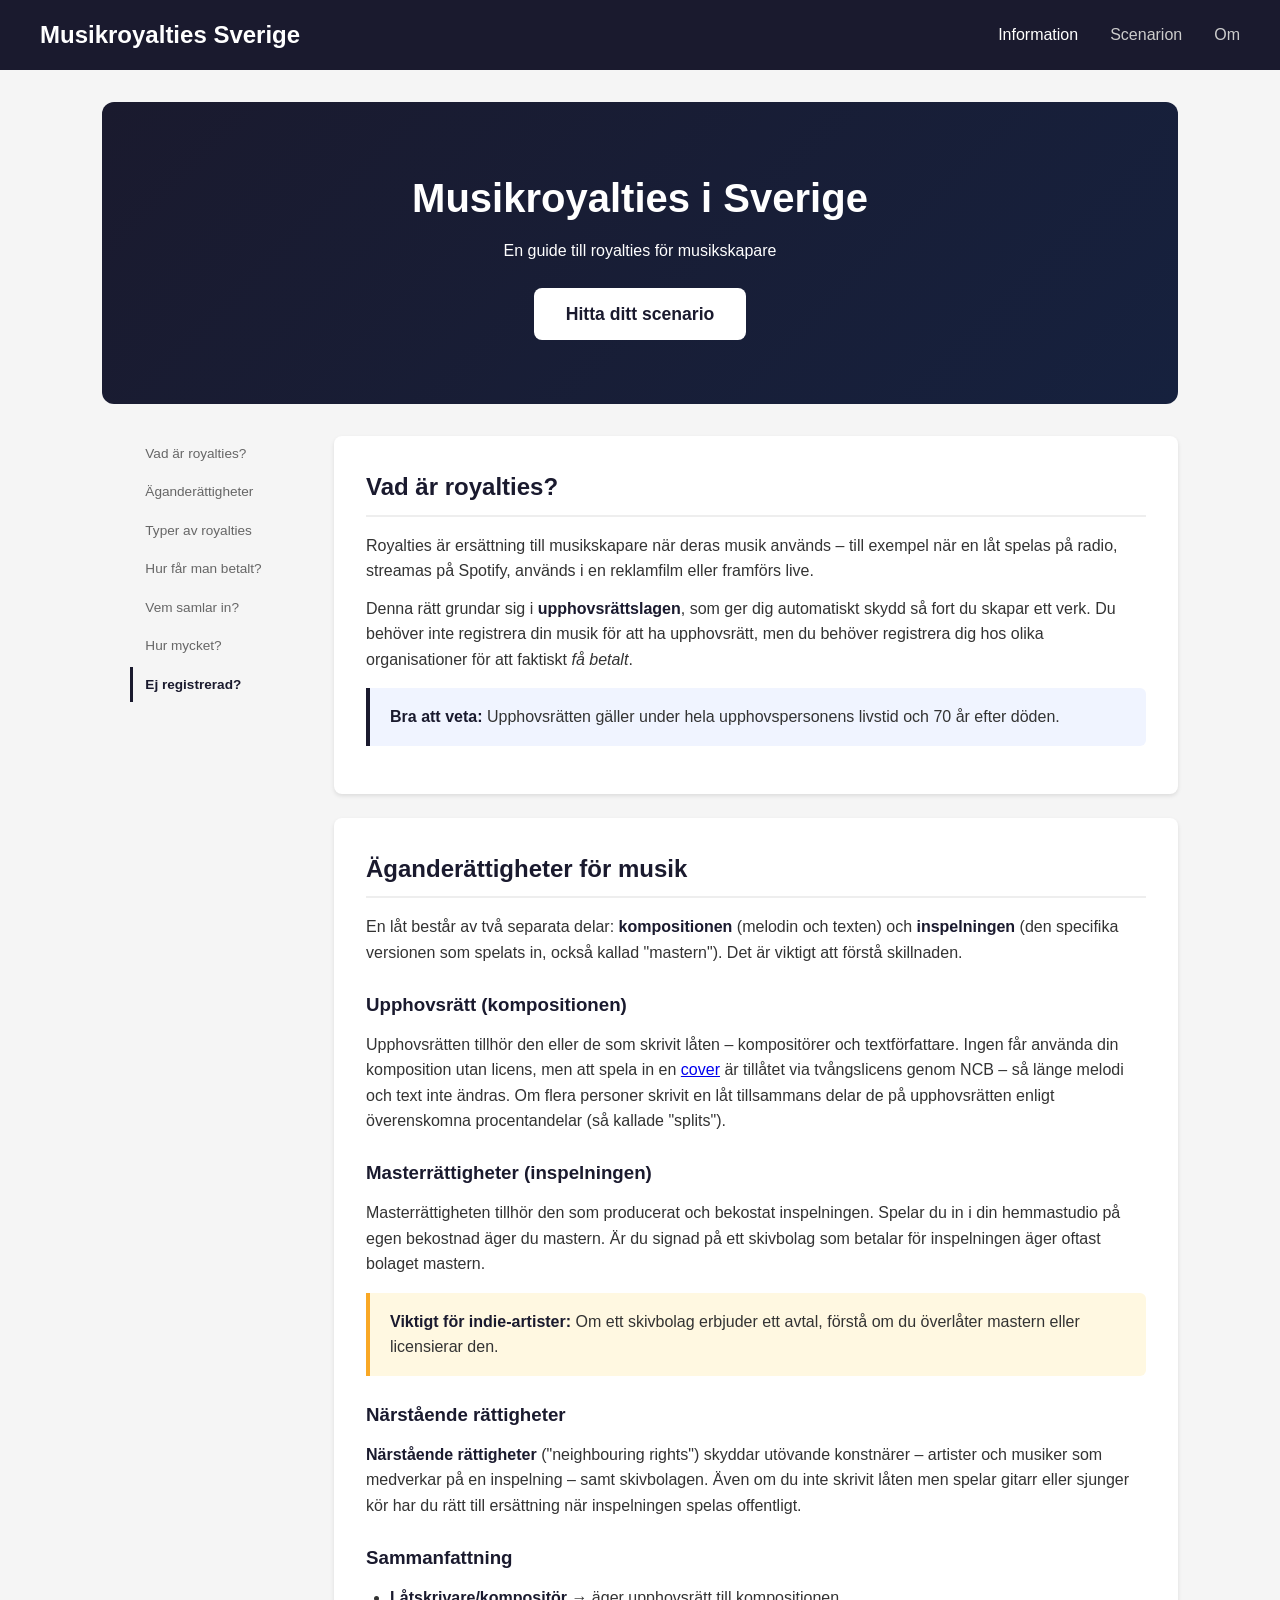
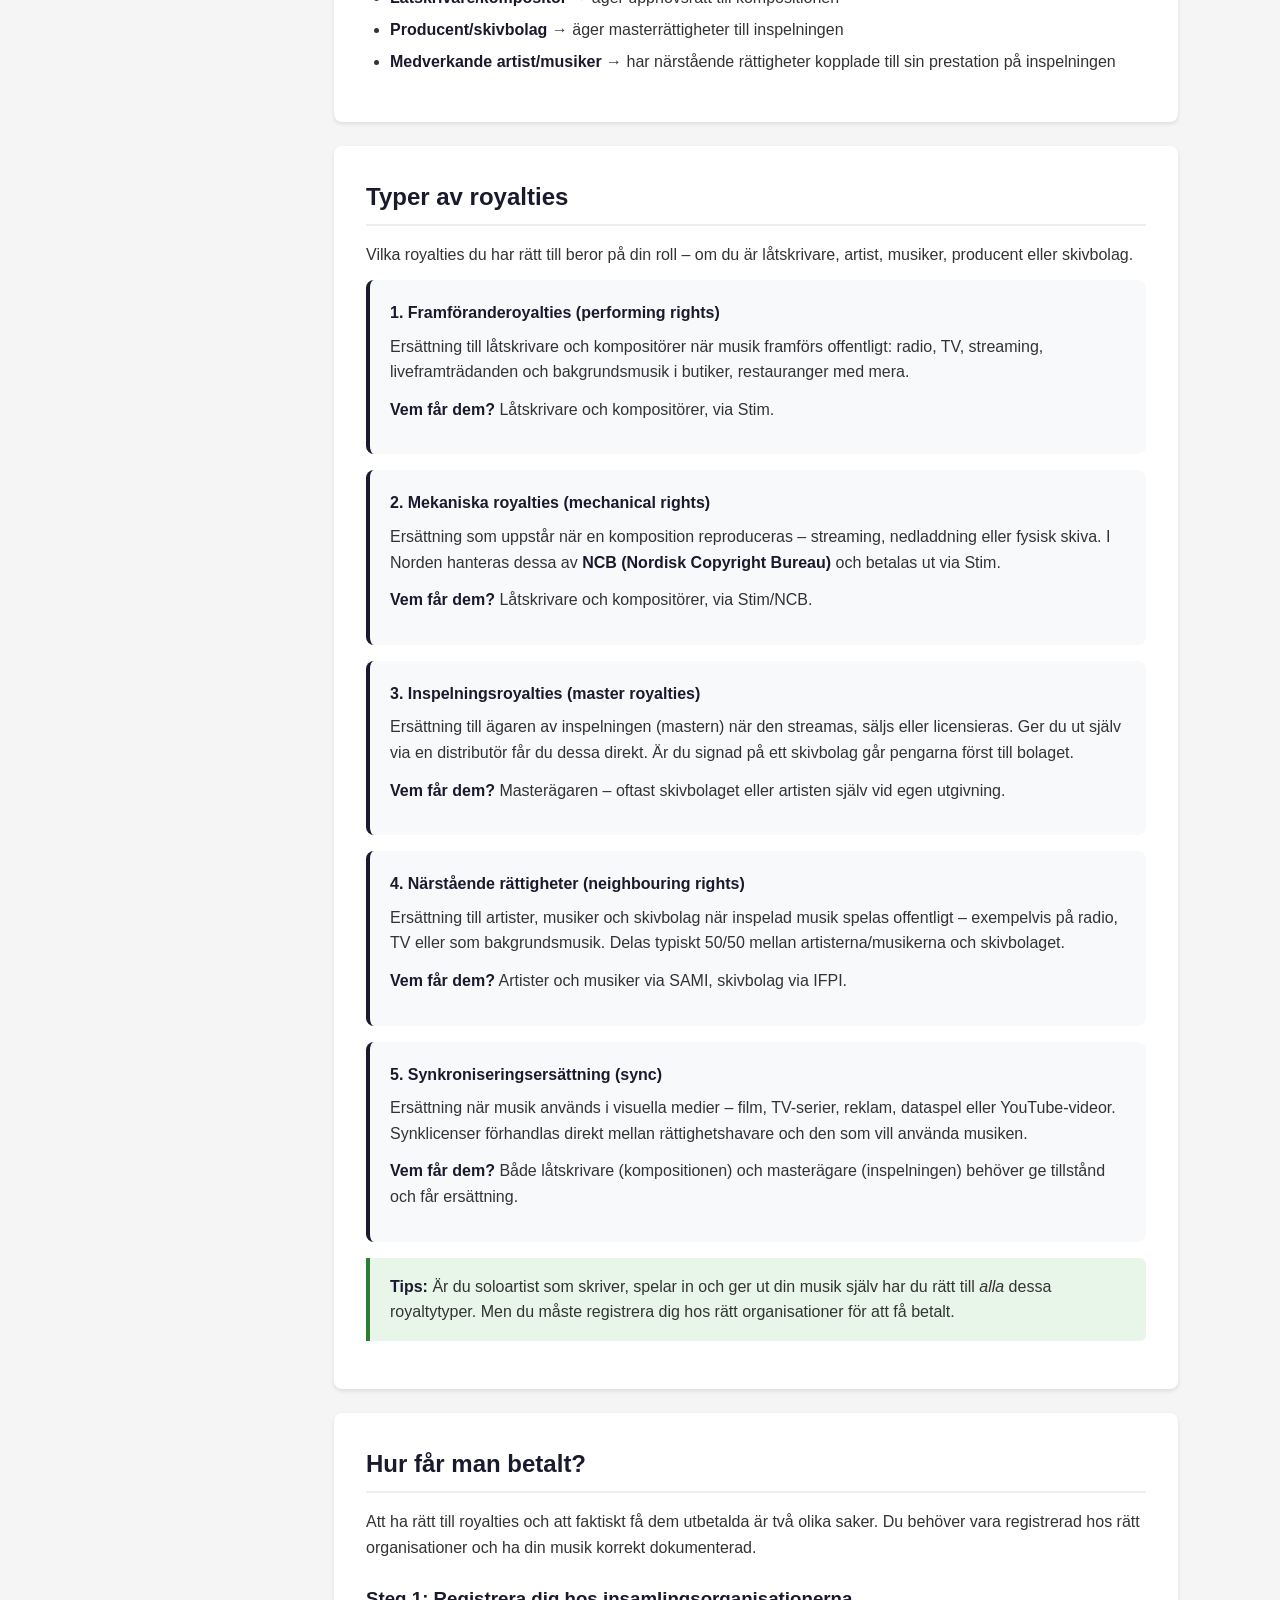
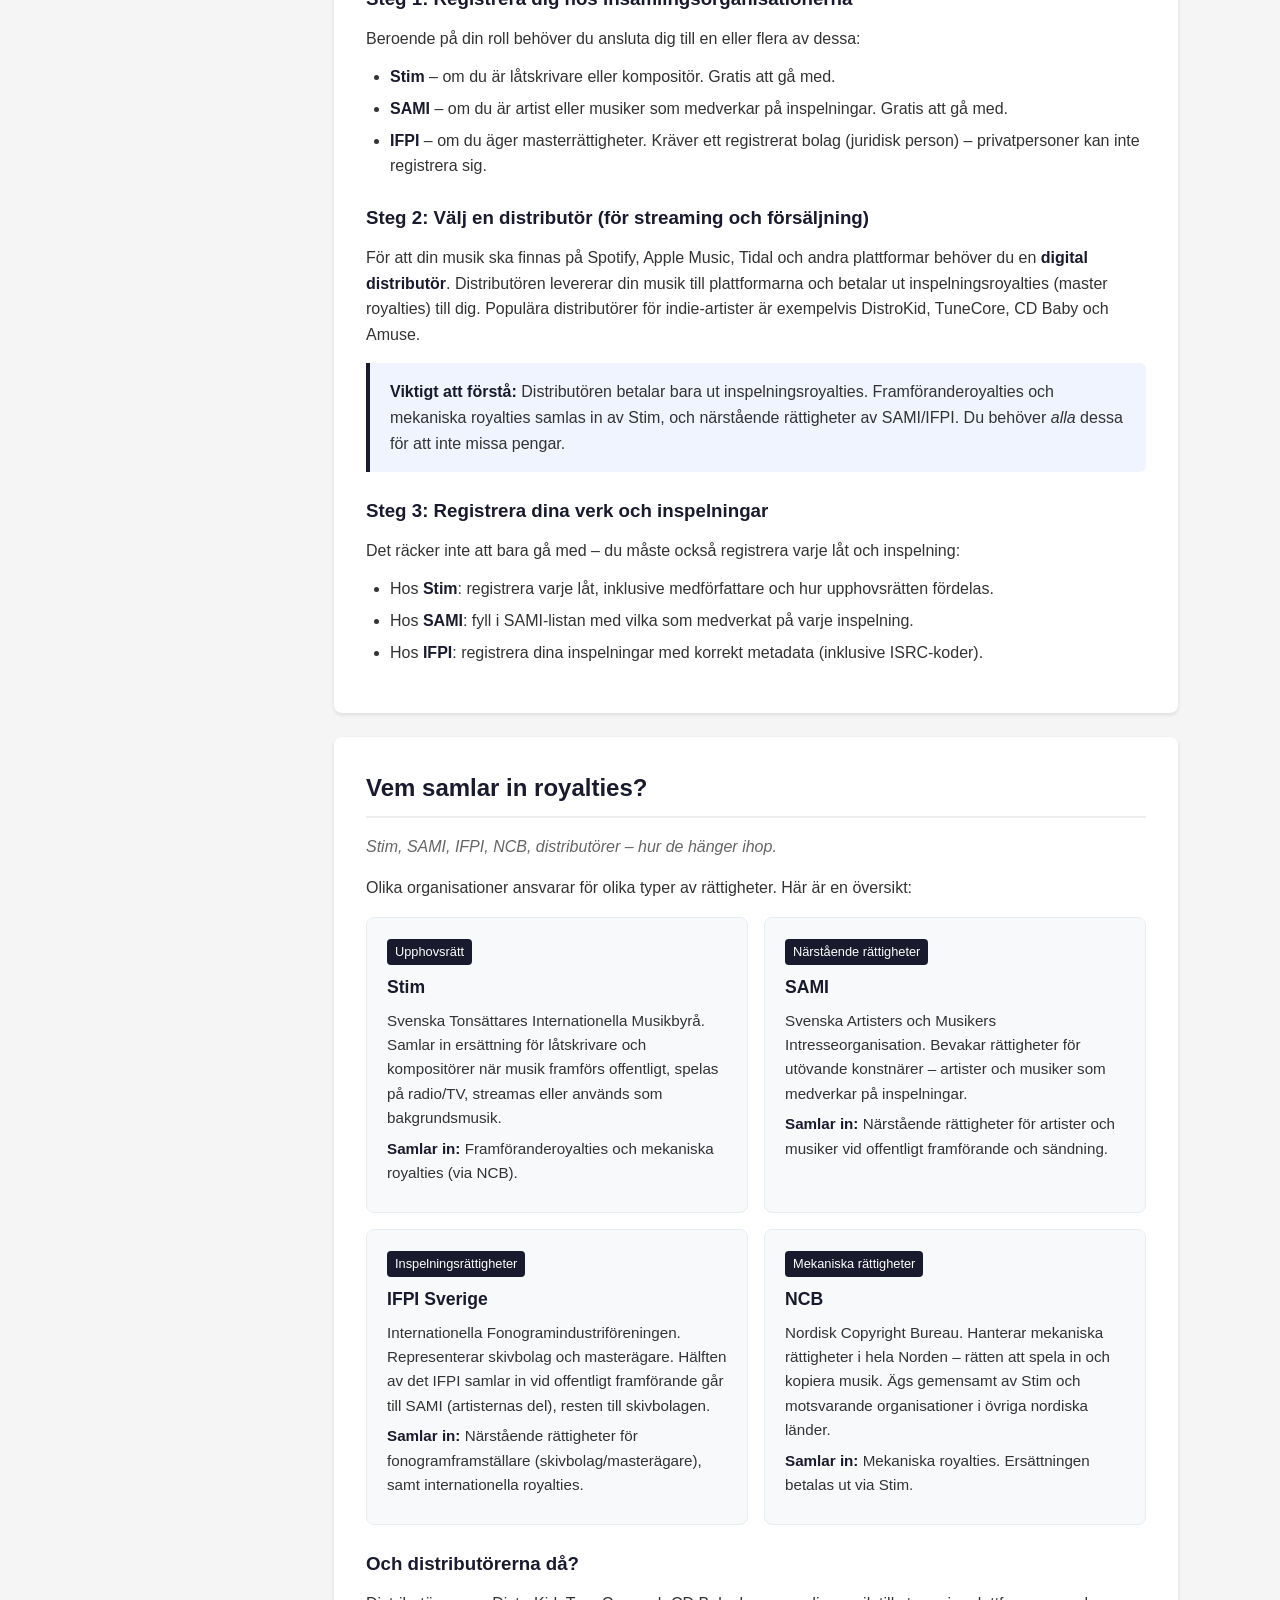
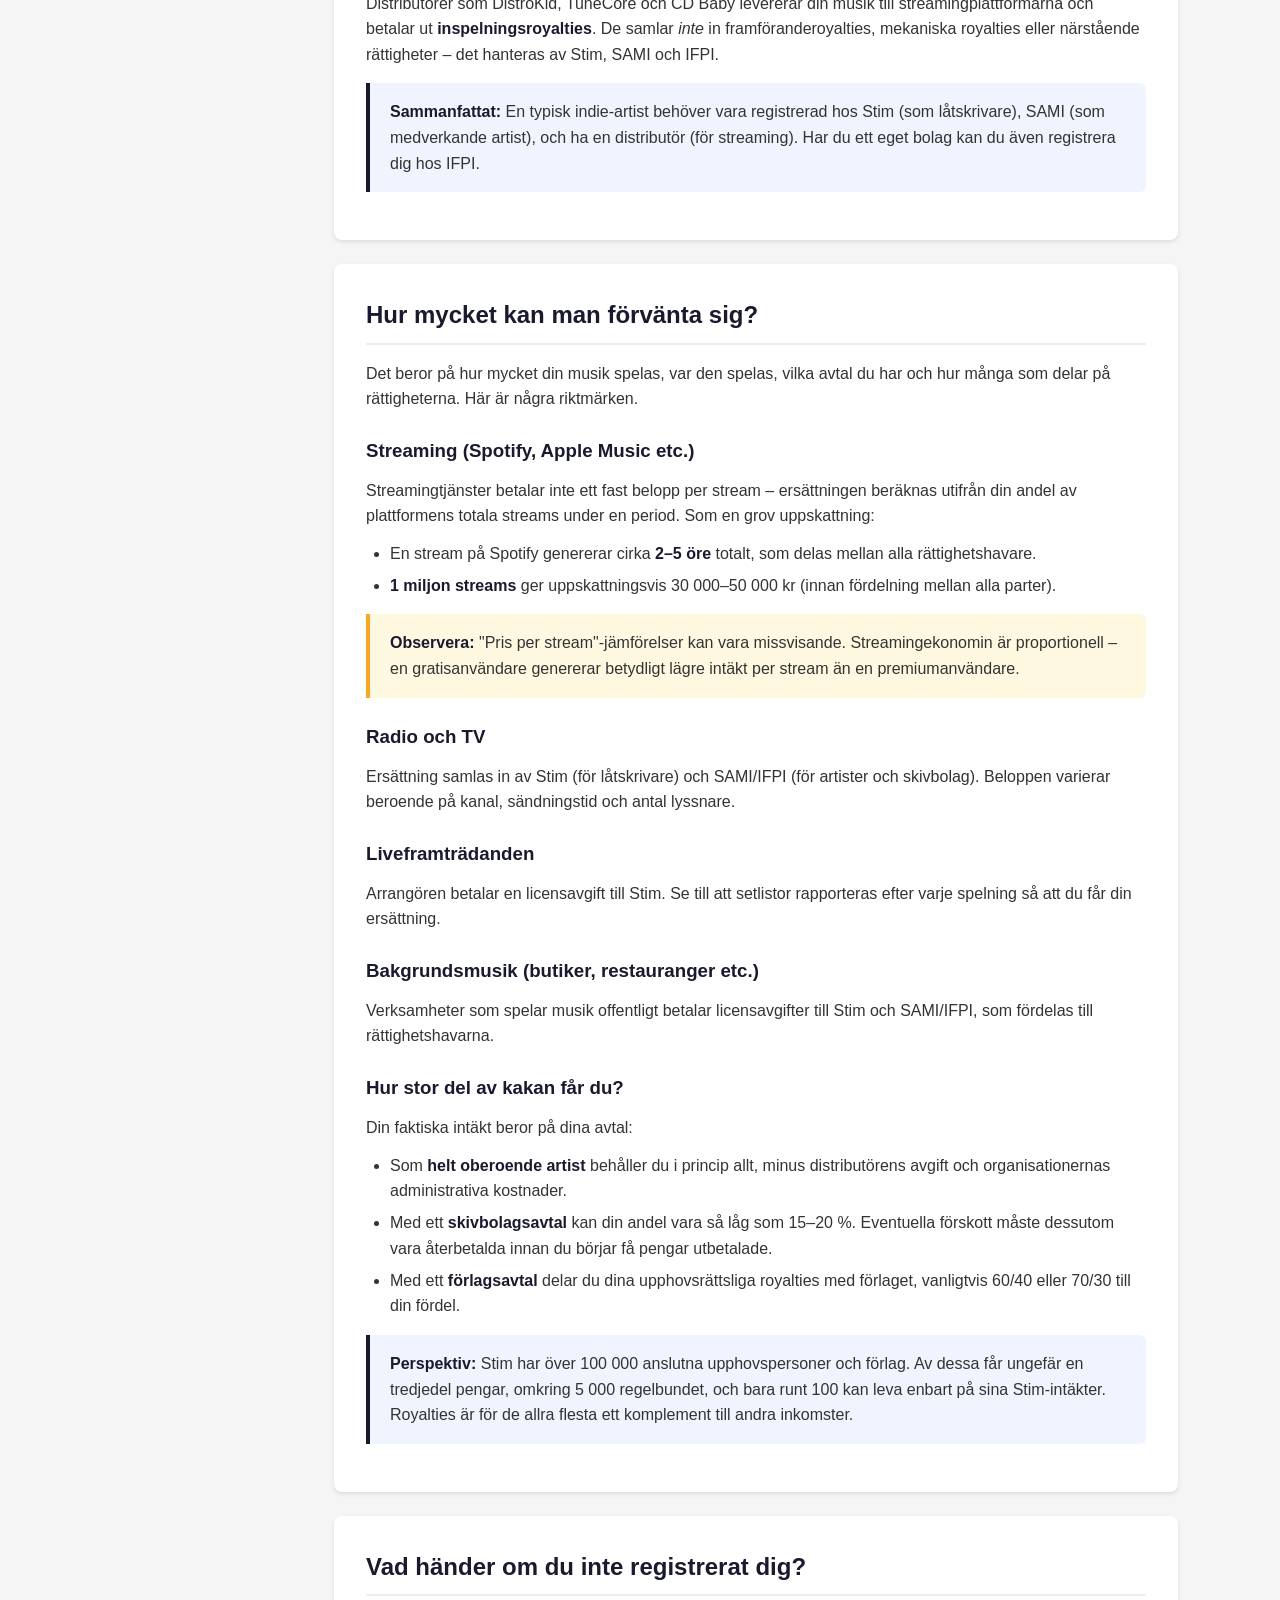
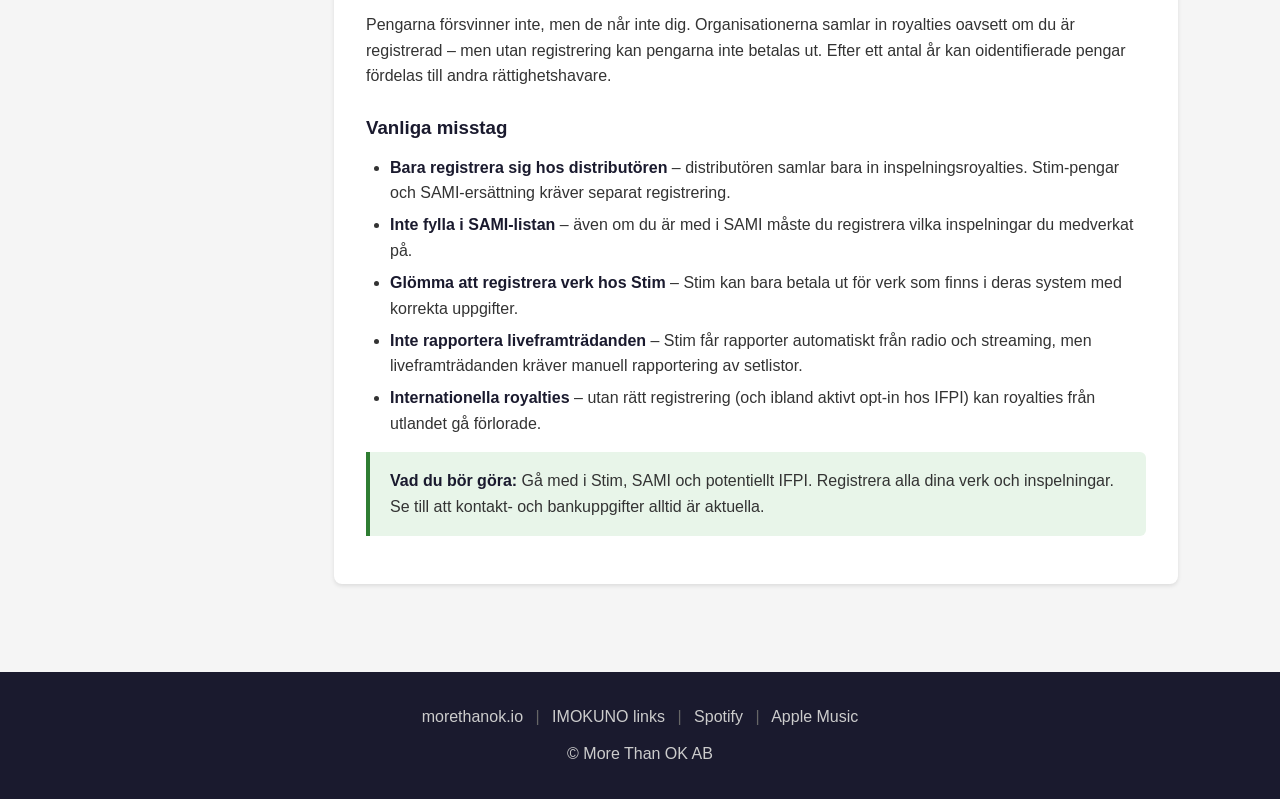
<file: index.html>
<!DOCTYPE html>
<html lang="sv">
<head>
    <meta charset="UTF-8">
    <meta name="viewport" content="width=device-width, initial-scale=1.0">
    <meta name="description" content="En guide till musikroyalties i Sverige. Lär dig om upphovsrätt, Stim, SAMI, IFPI, streaming-ersättning och hur du får betalt som musikskapare.">
    <meta property="og:title" content="Musikroyalties i Sverige">
    <meta property="og:description" content="En guide till musikroyalties i Sverige. Lär dig om upphovsrätt, Stim, SAMI, IFPI och hur du får betalt som musikskapare.">
    <meta property="og:type" content="website">
    <meta property="og:locale" content="sv_SE">
    <title>Musikroyalties i Sverige</title>
    <link rel="icon" type="image/svg+xml" href="favicon.svg">
    <link rel="stylesheet" href="css/styles.css">
</head>
<body>
    <header>
        <nav aria-label="Huvudnavigering">
            <div class="logo">Musikroyalties Sverige</div>
            <ul class="nav-links">
                <li><a href="index.html" class="active">Information</a></li>
                <li><a href="scenarios.html">Scenarion</a></li>
                <li><a href="about.html">Om</a></li>
            </ul>
        </nav>
    </header>

    <main>
        <section id="intro" class="hero">
            <h1>Musikroyalties i Sverige</h1>
            <p>En guide till royalties för musikskapare</p>
            <a href="scenarios.html" class="hero-cta">Hitta ditt scenario</a>
        </section>

        <div class="toc-layout">
            <nav class="toc-sidebar" aria-label="Innehållsförteckning">
                <ul>
                    <li><a href="#what-are-royalties">Vad är royalties?</a></li>
                    <li><a href="#ownership-rights">Äganderättigheter</a></li>
                    <li><a href="#royalty-types">Typer av royalties</a></li>
                    <li><a href="#how-to-get-paid">Hur får man betalt?</a></li>
                    <li><a href="#who-collects">Vem samlar in?</a></li>
                    <li><a href="#how-much">Hur mycket?</a></li>
                    <li><a href="#not-registered">Ej registrerad?</a></li>
                </ul>
            </nav>

            <div class="toc-content">
                <section id="what-are-royalties" class="content-section">
                    <h2>Vad är royalties?</h2>
                    <p>Royalties är ersättning till musikskapare när deras musik används &ndash; till exempel när en låt spelas på radio, streamas på Spotify, används i en reklamfilm eller framförs live.</p>
                    <p>Denna rätt grundar sig i <strong>upphovsrättslagen</strong>, som ger dig automatiskt skydd så fort du skapar ett verk. Du behöver inte registrera din musik för att ha upphovsrätt, men du behöver registrera dig hos olika organisationer för att faktiskt <em>få betalt</em>.</p>
                    <div class="info-box">
                        <p><strong>Bra att veta:</strong> Upphovsrätten gäller under hela upphovspersonens livstid och 70 år efter döden.</p>
                    </div>
                </section>

                <section id="ownership-rights" class="content-section">
                    <h2>Äganderättigheter för musik</h2>
                    <p>En låt består av två separata delar: <strong>kompositionen</strong> (melodin och texten) och <strong>inspelningen</strong> (den specifika versionen som spelats in, också kallad "mastern"). Det är viktigt att förstå skillnaden.</p>

                    <h3>Upphovsrätt (kompositionen)</h3>
                    <p>Upphovsrätten tillhör den eller de som skrivit låten &ndash; kompositörer och textförfattare. Ingen får använda din komposition utan licens, men att spela in en <a href="scenarios.html">cover</a> är tillåtet via tvångslicens genom NCB &ndash; så länge melodi och text inte ändras. Om flera personer skrivit en låt tillsammans delar de på upphovsrätten enligt överenskomna procentandelar (så kallade "splits").</p>

                    <h3>Masterrättigheter (inspelningen)</h3>
                    <p>Masterrättigheten tillhör den som producerat och bekostat inspelningen. Spelar du in i din hemmastudio på egen bekostnad äger du mastern. Är du signad på ett skivbolag som betalar för inspelningen äger oftast bolaget mastern.</p>
                    <div class="info-box warning">
                        <p><strong>Viktigt för indie-artister:</strong> Om ett skivbolag erbjuder ett avtal, förstå om du överlåter mastern eller licensierar den.</p>
                    </div>

                    <h3>Närstående rättigheter</h3>
                    <p><strong>Närstående rättigheter</strong> ("neighbouring rights") skyddar utövande konstnärer &ndash; artister och musiker som medverkar på en inspelning &ndash; samt skivbolagen. Även om du inte skrivit låten men spelar gitarr eller sjunger kör har du rätt till ersättning när inspelningen spelas offentligt.</p>

                    <h3>Sammanfattning</h3>
                    <ul>
                        <li><strong>Låtskrivare/kompositör</strong> &rarr; äger upphovsrätt till kompositionen</li>
                        <li><strong>Producent/skivbolag</strong> &rarr; äger masterrättigheter till inspelningen</li>
                        <li><strong>Medverkande artist/musiker</strong> &rarr; har närstående rättigheter kopplade till sin prestation på inspelningen</li>
                    </ul>
                </section>

                <section id="royalty-types" class="content-section">
                    <h2>Typer av royalties</h2>
                    <p>Vilka royalties du har rätt till beror på din roll &ndash; om du är låtskrivare, artist, musiker, producent eller skivbolag.</p>

                    <div class="royalty-type-card">
                        <h4>1. Framföranderoyalties (performing rights)</h4>
                        <p>Ersättning till låtskrivare och kompositörer när musik framförs offentligt: radio, TV, streaming, liveframträdanden och bakgrundsmusik i butiker, restauranger med mera.</p>
                        <p><strong>Vem får dem?</strong> Låtskrivare och kompositörer, via Stim.</p>
                    </div>

                    <div class="royalty-type-card">
                        <h4>2. Mekaniska royalties (mechanical rights)</h4>
                        <p>Ersättning som uppstår när en komposition reproduceras &ndash; streaming, nedladdning eller fysisk skiva. I Norden hanteras dessa av <strong>NCB (Nordisk Copyright Bureau)</strong> och betalas ut via Stim.</p>
                        <p><strong>Vem får dem?</strong> Låtskrivare och kompositörer, via Stim/NCB.</p>
                    </div>

                    <div class="royalty-type-card">
                        <h4>3. Inspelningsroyalties (master royalties)</h4>
                        <p>Ersättning till ägaren av inspelningen (mastern) när den streamas, säljs eller licensieras. Ger du ut själv via en distributör får du dessa direkt. Är du signad på ett skivbolag går pengarna först till bolaget.</p>
                        <p><strong>Vem får dem?</strong> Masterägaren &ndash; oftast skivbolaget eller artisten själv vid egen utgivning.</p>
                    </div>

                    <div class="royalty-type-card">
                        <h4>4. Närstående rättigheter (neighbouring rights)</h4>
                        <p>Ersättning till artister, musiker och skivbolag när inspelad musik spelas offentligt &ndash; exempelvis på radio, TV eller som bakgrundsmusik. Delas typiskt 50/50 mellan artisterna/musikerna och skivbolaget.</p>
                        <p><strong>Vem får dem?</strong> Artister och musiker via SAMI, skivbolag via IFPI.</p>
                    </div>

                    <div class="royalty-type-card">
                        <h4>5. Synkroniseringsersättning (sync)</h4>
                        <p>Ersättning när musik används i visuella medier &ndash; film, TV-serier, reklam, dataspel eller YouTube-videor. Synklicenser förhandlas direkt mellan rättighetshavare och den som vill använda musiken.</p>
                        <p><strong>Vem får dem?</strong> Både låtskrivare (kompositionen) och masterägare (inspelningen) behöver ge tillstånd och får ersättning.</p>
                    </div>

                    <div class="info-box tip">
                        <p><strong>Tips:</strong> Är du soloartist som skriver, spelar in och ger ut din musik själv har du rätt till <em>alla</em> dessa royaltytyper. Men du måste registrera dig hos rätt organisationer för att få betalt.</p>
                    </div>
                </section>

                <section id="how-to-get-paid" class="content-section">
                    <h2>Hur får man betalt?</h2>
                    <p>Att ha rätt till royalties och att faktiskt få dem utbetalda är två olika saker. Du behöver vara registrerad hos rätt organisationer och ha din musik korrekt dokumenterad.</p>

                    <h3>Steg 1: Registrera dig hos insamlingsorganisationerna</h3>
                    <p>Beroende på din roll behöver du ansluta dig till en eller flera av dessa:</p>
                    <ul>
                        <li><strong>Stim</strong> &ndash; om du är låtskrivare eller kompositör. Gratis att gå med.</li>
                        <li><strong>SAMI</strong> &ndash; om du är artist eller musiker som medverkar på inspelningar. Gratis att gå med.</li>
                        <li><strong>IFPI</strong> &ndash; om du äger masterrättigheter. Kräver ett registrerat bolag (juridisk person) &ndash; privatpersoner kan inte registrera sig.</li>
                    </ul>

                    <h3>Steg 2: Välj en distributör (för streaming och försäljning)</h3>
                    <p>För att din musik ska finnas på Spotify, Apple Music, Tidal och andra plattformar behöver du en <strong>digital distributör</strong>. Distributören levererar din musik till plattformarna och betalar ut inspelningsroyalties (master royalties) till dig. Populära distributörer för indie-artister är exempelvis DistroKid, TuneCore, CD Baby och Amuse.</p>
                    <div class="info-box">
                        <p><strong>Viktigt att förstå:</strong> Distributören betalar bara ut inspelningsroyalties. Framföranderoyalties och mekaniska royalties samlas in av Stim, och närstående rättigheter av SAMI/IFPI. Du behöver <em>alla</em> dessa för att inte missa pengar.</p>
                    </div>

                    <h3>Steg 3: Registrera dina verk och inspelningar</h3>
                    <p>Det räcker inte att bara gå med &ndash; du måste också registrera varje låt och inspelning:</p>
                    <ul>
                        <li>Hos <strong>Stim</strong>: registrera varje låt, inklusive medförfattare och hur upphovsrätten fördelas.</li>
                        <li>Hos <strong>SAMI</strong>: fyll i SAMI-listan med vilka som medverkat på varje inspelning.</li>
                        <li>Hos <strong>IFPI</strong>: registrera dina inspelningar med korrekt metadata (inklusive ISRC-koder).</li>
                    </ul>
                </section>

                <section id="who-collects" class="content-section">
                    <h2>Vem samlar in royalties?</h2>
                    <p class="subtitle">Stim, SAMI, IFPI, NCB, distributörer &ndash; hur de hänger ihop.</p>
                    <p>Olika organisationer ansvarar för olika typer av rättigheter. Här är en översikt:</p>

                    <div class="org-grid">
                        <div class="org-card">
                            <span class="org-type">Upphovsrätt</span>
                            <h4>Stim</h4>
                            <p>Svenska Tonsättares Internationella Musikbyrå. Samlar in ersättning för låtskrivare och kompositörer när musik framförs offentligt, spelas på radio/TV, streamas eller används som bakgrundsmusik.</p>
                            <p><strong>Samlar in:</strong> Framföranderoyalties och mekaniska royalties (via NCB).</p>
                        </div>

                        <div class="org-card">
                            <span class="org-type">Närstående rättigheter</span>
                            <h4>SAMI</h4>
                            <p>Svenska Artisters och Musikers Intresseorganisation. Bevakar rättigheter för utövande konstnärer &ndash; artister och musiker som medverkar på inspelningar.</p>
                            <p><strong>Samlar in:</strong> Närstående rättigheter för artister och musiker vid offentligt framförande och sändning.</p>
                        </div>

                        <div class="org-card">
                            <span class="org-type">Inspelningsrättigheter</span>
                            <h4>IFPI Sverige</h4>
                            <p>Internationella Fonogramindustriföreningen. Representerar skivbolag och masterägare. Hälften av det IFPI samlar in vid offentligt framförande går till SAMI (artisternas del), resten till skivbolagen.</p>
                            <p><strong>Samlar in:</strong> Närstående rättigheter för fonogramframställare (skivbolag/masterägare), samt internationella royalties.</p>
                        </div>

                        <div class="org-card">
                            <span class="org-type">Mekaniska rättigheter</span>
                            <h4>NCB</h4>
                            <p>Nordisk Copyright Bureau. Hanterar mekaniska rättigheter i hela Norden &ndash; rätten att spela in och kopiera musik. Ägs gemensamt av Stim och motsvarande organisationer i övriga nordiska länder.</p>
                            <p><strong>Samlar in:</strong> Mekaniska royalties. Ersättningen betalas ut via Stim.</p>
                        </div>
                    </div>

                    <h3>Och distributörerna då?</h3>
                    <p>Distributörer som DistroKid, TuneCore och CD Baby levererar din musik till streamingplattformarna och betalar ut <strong>inspelningsroyalties</strong>. De samlar <em>inte</em> in framföranderoyalties, mekaniska royalties eller närstående rättigheter &ndash; det hanteras av Stim, SAMI och IFPI.</p>

                    <div class="info-box">
                        <p><strong>Sammanfattat:</strong> En typisk indie-artist behöver vara registrerad hos Stim (som låtskrivare), SAMI (som medverkande artist), och ha en distributör (för streaming). Har du ett eget bolag kan du även registrera dig hos IFPI.</p>
                    </div>
                </section>

                <section id="how-much" class="content-section">
                    <h2>Hur mycket kan man förvänta sig?</h2>
                    <p>Det beror på hur mycket din musik spelas, var den spelas, vilka avtal du har och hur många som delar på rättigheterna. Här är några riktmärken.</p>

                    <h3>Streaming (Spotify, Apple Music etc.)</h3>
                    <p>Streamingtjänster betalar inte ett fast belopp per stream &ndash; ersättningen beräknas utifrån din andel av plattformens totala streams under en period. Som en grov uppskattning:</p>
                    <ul>
                        <li>En stream på Spotify genererar cirka <strong>2&ndash;5 öre</strong> totalt, som delas mellan alla rättighetshavare.</li>
                        <li><strong>1 miljon streams</strong> ger uppskattningsvis 30&nbsp;000&ndash;50&nbsp;000 kr (innan fördelning mellan alla parter).</li>
                    </ul>
                    <div class="info-box warning">
                        <p><strong>Observera:</strong> "Pris per stream"-jämförelser kan vara missvisande. Streamingekonomin är proportionell &ndash; en gratisanvändare genererar betydligt lägre intäkt per stream än en premiumanvändare.</p>
                    </div>

                    <h3>Radio och TV</h3>
                    <p>Ersättning samlas in av Stim (för låtskrivare) och SAMI/IFPI (för artister och skivbolag). Beloppen varierar beroende på kanal, sändningstid och antal lyssnare.</p>

                    <h3>Liveframträdanden</h3>
                    <p>Arrangören betalar en licensavgift till Stim. Se till att setlistor rapporteras efter varje spelning så att du får din ersättning.</p>

                    <h3>Bakgrundsmusik (butiker, restauranger etc.)</h3>
                    <p>Verksamheter som spelar musik offentligt betalar licensavgifter till Stim och SAMI/IFPI, som fördelas till rättighetshavarna.</p>

                    <h3>Hur stor del av kakan får du?</h3>
                    <p>Din faktiska intäkt beror på dina avtal:</p>
                    <ul>
                        <li>Som <strong>helt oberoende artist</strong> behåller du i princip allt, minus distributörens avgift och organisationernas administrativa kostnader.</li>
                        <li>Med ett <strong>skivbolagsavtal</strong> kan din andel vara så låg som 15&ndash;20&nbsp;%. Eventuella förskott måste dessutom vara återbetalda innan du börjar få pengar utbetalade.</li>
                        <li>Med ett <strong>förlagsavtal</strong> delar du dina upphovsrättsliga royalties med förlaget, vanligtvis 60/40 eller 70/30 till din fördel.</li>
                    </ul>
                    <div class="info-box">
                        <p><strong>Perspektiv:</strong> Stim har över 100&nbsp;000 anslutna upphovspersoner och förlag. Av dessa får ungefär en tredjedel pengar, omkring 5&nbsp;000 regelbundet, och bara runt 100 kan leva enbart på sina Stim-intäkter. Royalties är för de allra flesta ett komplement till andra inkomster.</p>
                    </div>
                </section>

                <section id="not-registered" class="content-section">
                    <h2>Vad händer om du inte registrerat dig?</h2>
                    <p>Pengarna försvinner inte, men de når inte dig. Organisationerna samlar in royalties oavsett om du är registrerad &ndash; men utan registrering kan pengarna inte betalas ut. Efter ett antal år kan oidentifierade pengar fördelas till andra rättighetshavare.</p>

                    <h3>Vanliga misstag</h3>
                    <ul>
                        <li><strong>Bara registrera sig hos distributören</strong> &ndash; distributören samlar bara in inspelningsroyalties. Stim-pengar och SAMI-ersättning kräver separat registrering.</li>
                        <li><strong>Inte fylla i SAMI-listan</strong> &ndash; även om du är med i SAMI måste du registrera vilka inspelningar du medverkat på.</li>
                        <li><strong>Glömma att registrera verk hos Stim</strong> &ndash; Stim kan bara betala ut för verk som finns i deras system med korrekta uppgifter.</li>
                        <li><strong>Inte rapportera liveframträdanden</strong> &ndash; Stim får rapporter automatiskt från radio och streaming, men liveframträdanden kräver manuell rapportering av setlistor.</li>
                        <li><strong>Internationella royalties</strong> &ndash; utan rätt registrering (och ibland aktivt opt-in hos IFPI) kan royalties från utlandet gå förlorade.</li>
                    </ul>

                    <div class="info-box tip">
                        <p><strong>Vad du bör göra:</strong> Gå med i Stim, SAMI och potentiellt IFPI. Registrera alla dina verk och inspelningar. Se till att kontakt- och bankuppgifter alltid är aktuella.</p>
                    </div>
                </section>
            </div>
        </div>
    </main>

    <footer>
        <div class="footer-links">
            <a href="https://morethanok.io" target="_blank" rel="noopener">morethanok.io</a>
            <span class="footer-sep">|</span>
            <a href="https://imokuno.com/links" target="_blank" rel="noopener">IMOKUNO links</a>
            <span class="footer-sep">|</span>
            <a href="https://open.spotify.com/artist/0EVQphwLZd9lsc7y5knix9" target="_blank" rel="noopener">Spotify</a>
            <span class="footer-sep">|</span>
            <a href="https://music.apple.com/us/artist/imokuno/1707588863" target="_blank" rel="noopener">Apple Music</a>
        </div>
        <p>&copy; More Than OK AB</p>
    </footer>
    <script src="js/toc.js"></script>
</body>
</html>
</file>
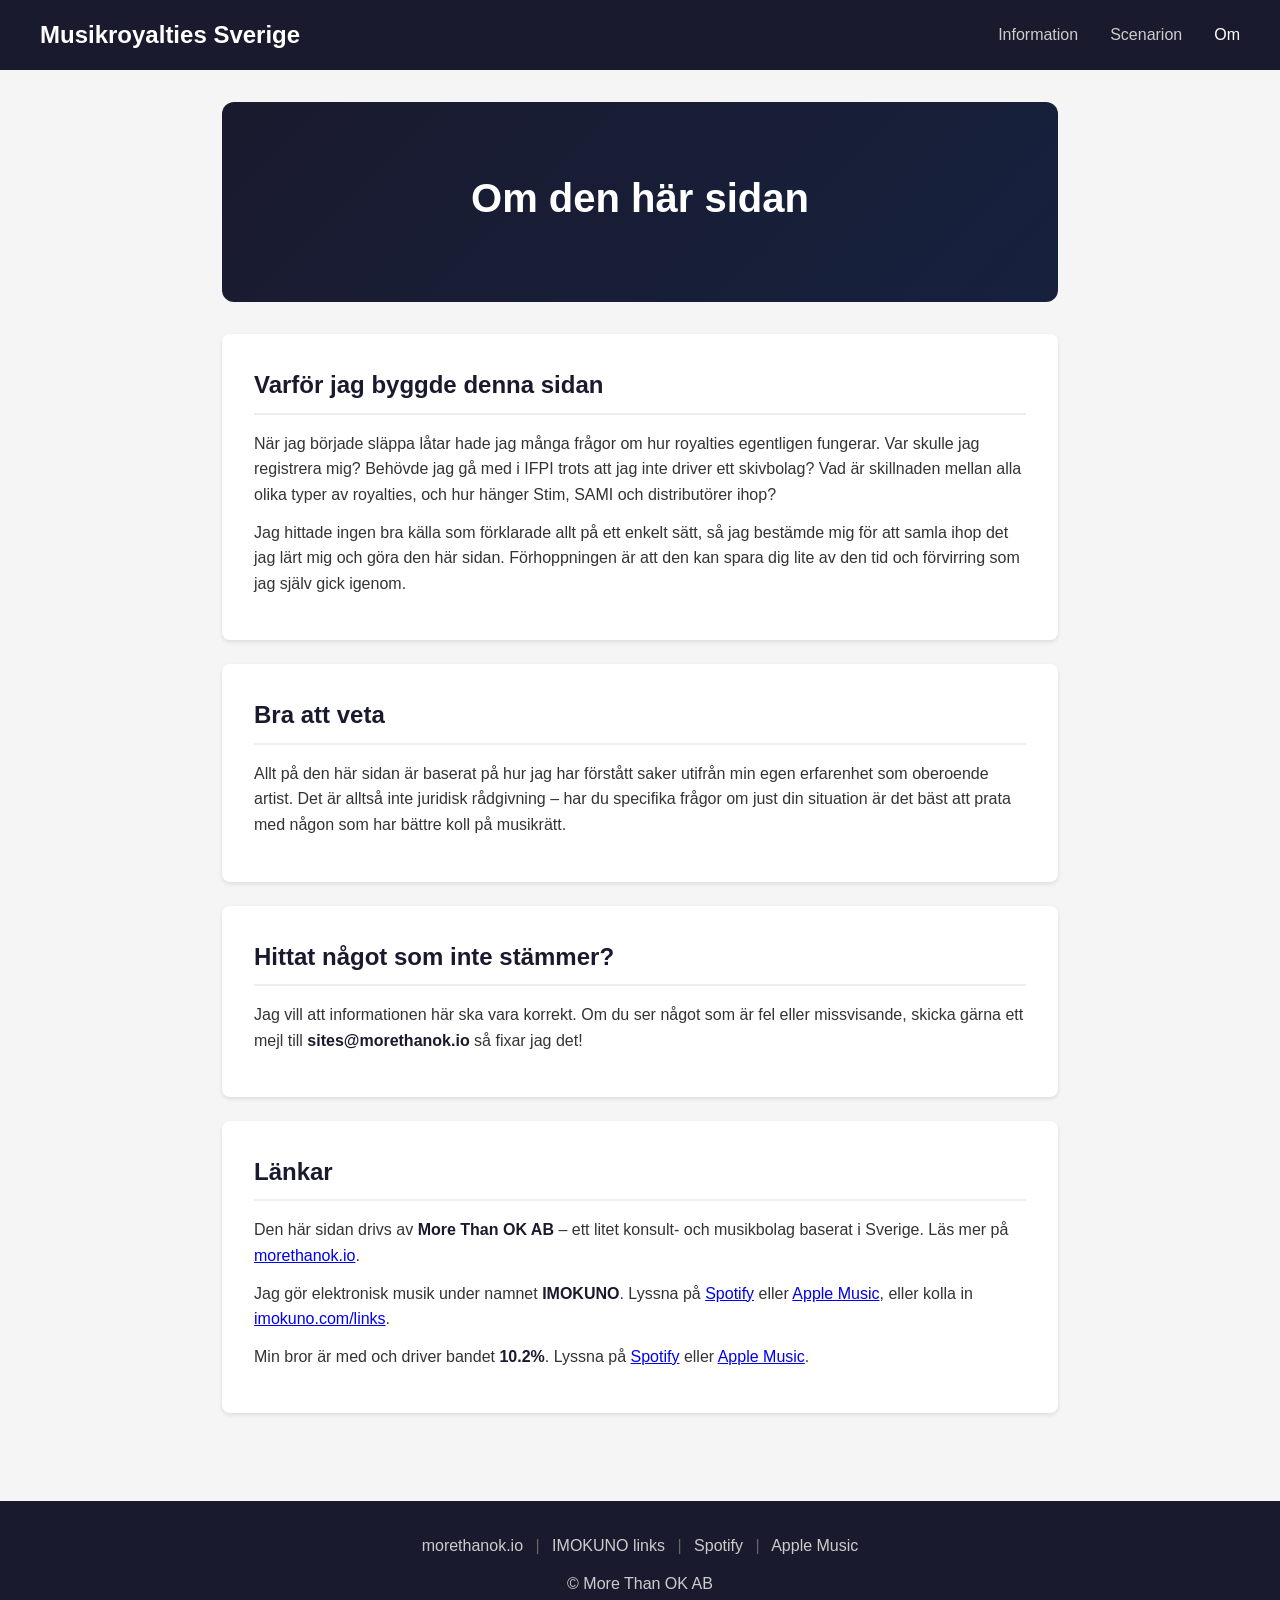
<file: about.html>
<!DOCTYPE html>
<html lang="sv">
<head>
    <meta charset="UTF-8">
    <meta name="viewport" content="width=device-width, initial-scale=1.0">
    <meta name="description" content="Om sidan Musikroyalties i Sverige — en guide byggd av en oberoende artist för att hjälpa musikskapare förstå sina rättigheter.">
    <meta property="og:title" content="Om - Musikroyalties i Sverige">
    <meta property="og:description" content="Om sidan Musikroyalties i Sverige — en guide byggd av en oberoende artist för att hjälpa musikskapare förstå sina rättigheter.">
    <meta property="og:type" content="website">
    <meta property="og:locale" content="sv_SE">
    <title>Om - Musikroyalties i Sverige</title>
    <link rel="icon" type="image/svg+xml" href="favicon.svg">
    <link rel="stylesheet" href="css/styles.css">
</head>
<body>
    <header>
        <nav aria-label="Huvudnavigering">
            <div class="logo">Musikroyalties Sverige</div>
            <ul class="nav-links">
                <li><a href="index.html">Information</a></li>
                <li><a href="scenarios.html">Scenarion</a></li>
                <li><a href="about.html" class="active">Om</a></li>
            </ul>
        </nav>
    </header>

    <main>
        <section class="hero">
            <h1>Om den här sidan</h1>
        </section>

        <section class="content-section">
            <h2>Varför jag byggde denna sidan</h2>
            <p>När jag började släppa låtar hade jag många frågor om hur royalties egentligen fungerar. Var skulle jag registrera mig? Behövde jag gå med i IFPI trots att jag inte driver ett skivbolag? Vad är skillnaden mellan alla olika typer av royalties, och hur hänger Stim, SAMI och distributörer ihop?</p>
            <p>Jag hittade ingen bra källa som förklarade allt på ett enkelt sätt, så jag bestämde mig för att samla ihop det jag lärt mig och göra den här sidan. Förhoppningen är att den kan spara dig lite av den tid och förvirring som jag själv gick igenom.</p>
        </section>

        <section class="content-section">
            <h2>Bra att veta</h2>
            <p>Allt på den här sidan är baserat på hur jag har förstått saker utifrån min egen erfarenhet som oberoende artist. Det är alltså inte juridisk rådgivning &ndash; har du specifika frågor om just din situation är det bäst att prata med någon som har bättre koll på musikrätt.</p>
        </section>

        <section class="content-section">
            <h2>Hittat något som inte stämmer?</h2>
            <p>Jag vill att informationen här ska vara korrekt. Om du ser något som är fel eller missvisande, skicka gärna ett mejl till <strong>sites<!---->@morethanok.io</strong> så fixar jag det!</p>
        </section>

        <section class="content-section">
            <h2>Länkar</h2>
            <p>Den här sidan drivs av <strong>More Than OK AB</strong> &ndash; ett litet konsult- och musikbolag baserat i Sverige. Läs mer på <a href="https://morethanok.io" target="_blank" rel="noopener">morethanok.io</a>.</p>
            <p>Jag gör elektronisk musik under namnet <strong>IMOKUNO</strong>. Lyssna på <a href="https://open.spotify.com/artist/0EVQphwLZd9lsc7y5knix9" target="_blank" rel="noopener">Spotify</a> eller <a href="https://music.apple.com/us/artist/imokuno/1707588863" target="_blank" rel="noopener">Apple Music</a>, eller kolla in <a href="https://imokuno.com/links" target="_blank" rel="noopener">imokuno.com/links</a>.</p>
            <p>Min bror är med och driver bandet <strong>10.2%</strong>. Lyssna på <a href="https://open.spotify.com/artist/6sObrcMSo8LcFzXeXWxwHH" target="_blank" rel="noopener">Spotify</a> eller <a href="https://music.apple.com/us/artist/10-2/1720387253" target="_blank" rel="noopener">Apple Music</a>.</p>
        </section>
    </main>

    <footer>
        <div class="footer-links">
            <a href="https://morethanok.io" target="_blank" rel="noopener">morethanok.io</a>
            <span class="footer-sep">|</span>
            <a href="https://imokuno.com/links" target="_blank" rel="noopener">IMOKUNO links</a>
            <span class="footer-sep">|</span>
            <a href="https://open.spotify.com/artist/0EVQphwLZd9lsc7y5knix9" target="_blank" rel="noopener">Spotify</a>
            <span class="footer-sep">|</span>
            <a href="https://music.apple.com/us/artist/imokuno/1707588863" target="_blank" rel="noopener">Apple Music</a>
        </div>
        <p>&copy; More Than OK AB</p>
    </footer>
</body>
</html>
</file>
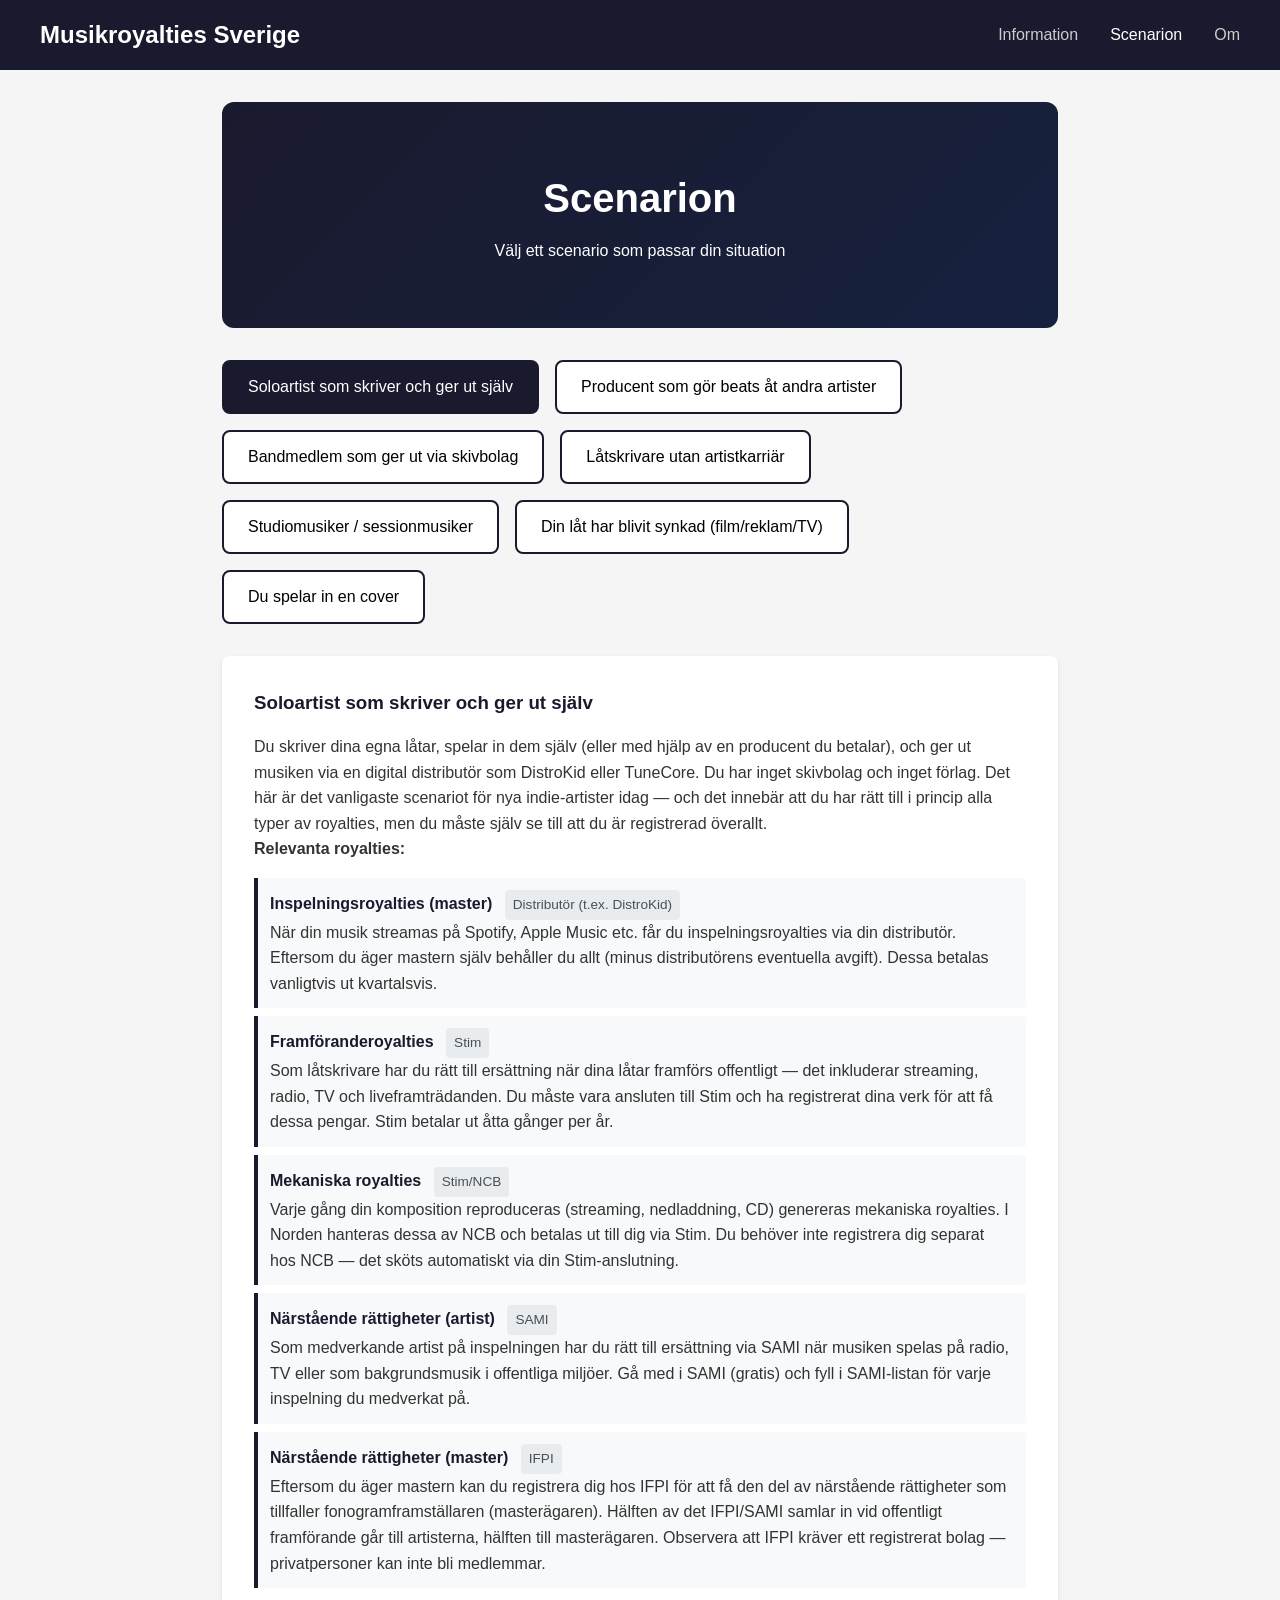
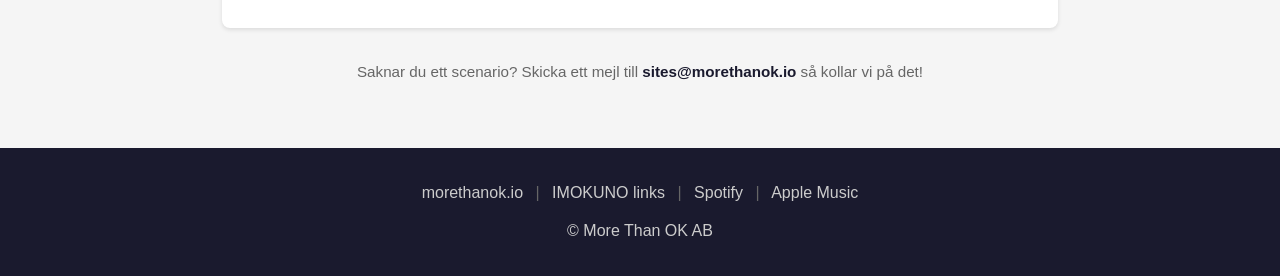
<file: scenarios.html>
<!DOCTYPE html>
<html lang="sv">
<head>
    <meta charset="UTF-8">
    <meta name="viewport" content="width=device-width, initial-scale=1.0">
    <meta name="description" content="Välj ett scenario som passar din situation och se vilka royalties du har rätt till som soloartist, producent, bandmedlem, låtskrivare eller sessionmusiker.">
    <meta property="og:title" content="Scenarion - Musikroyalties i Sverige">
    <meta property="og:description" content="Välj ett scenario som passar din situation och se vilka royalties du har rätt till som musikskapare i Sverige.">
    <meta property="og:type" content="website">
    <meta property="og:locale" content="sv_SE">
    <title>Scenarion - Musikroyalties i Sverige</title>
    <link rel="icon" type="image/svg+xml" href="favicon.svg">
    <link rel="stylesheet" href="css/styles.css">
</head>
<body>
    <header>
        <nav aria-label="Huvudnavigering">
            <div class="logo">Musikroyalties Sverige</div>
            <ul class="nav-links">
                <li><a href="index.html">Information</a></li>
                <li><a href="scenarios.html" class="active">Scenarion</a></li>
                <li><a href="about.html">Om</a></li>
            </ul>
        </nav>
    </header>

    <main>
        <section class="hero">
            <h1>Scenarion</h1>
            <p>Välj ett scenario som passar din situation</p>
        </section>

        <div class="scenario-selector" id="scenarioButtons">
            <!-- Buttons generated by JavaScript -->
        </div>

        <div id="scenarioContent">
            <!-- Content generated by JavaScript -->
        </div>

        <p class="scenario-missing">Saknar du ett scenario? Skicka ett mejl till <strong>sites<!---->@morethanok.io</strong> så kollar vi på det!</p>
    </main>

    <footer>
        <div class="footer-links">
            <a href="https://morethanok.io" target="_blank" rel="noopener">morethanok.io</a>
            <span class="footer-sep">|</span>
            <a href="https://imokuno.com/links" target="_blank" rel="noopener">IMOKUNO links</a>
            <span class="footer-sep">|</span>
            <a href="https://open.spotify.com/artist/0EVQphwLZd9lsc7y5knix9" target="_blank" rel="noopener">Spotify</a>
            <span class="footer-sep">|</span>
            <a href="https://music.apple.com/us/artist/imokuno/1707588863" target="_blank" rel="noopener">Apple Music</a>
        </div>
        <p>&copy; More Than OK AB</p>
    </footer>
    <script src="js/toc.js"></script>
    <script src="js/scenarios.js"></script>
</body>
</html>
</file>
<file: css/styles.css>
* {
    margin: 0;
    padding: 0;
    box-sizing: border-box;
}

body {
    font-family: -apple-system, BlinkMacSystemFont, 'Segoe UI', Roboto, Oxygen, Ubuntu, sans-serif;
    line-height: 1.6;
    color: #333;
    background: #f5f5f5;
}

header {
    background: #1a1a2e;
    padding: 1rem 2rem;
    position: sticky;
    top: 0;
    z-index: 100;
}

nav {
    max-width: 1200px;
    margin: 0 auto;
    display: flex;
    justify-content: space-between;
    align-items: center;
}

.logo {
    color: #fff;
    font-size: 1.5rem;
    font-weight: bold;
}

.nav-links {
    list-style: none;
    display: flex;
    gap: 2rem;
}

.nav-links a {
    color: #ccc;
    text-decoration: none;
    transition: color 0.3s;
}

.nav-links a:hover,
.nav-links a.active {
    color: #fff;
}

main {
    max-width: 900px;
    margin: 0 auto;
    padding: 2rem;
}

main:has(.toc-layout) {
    max-width: 1140px;
}

.hero {
    text-align: center;
    padding: 4rem 2rem;
    background: linear-gradient(135deg, #1a1a2e, #16213e);
    color: #fff;
    border-radius: 12px;
    margin-bottom: 2rem;
}

.hero h1 {
    font-size: 2.5rem;
    margin-bottom: 0.5rem;
}

.hero-cta {
    display: inline-block;
    margin-top: 1.5rem;
    padding: 0.75rem 2rem;
    background: #fff;
    color: #1a1a2e;
    text-decoration: none;
    font-weight: 600;
    font-size: 1.1rem;
    border-radius: 8px;
    transition: background 0.3s, transform 0.2s;
}

.hero-cta:hover {
    background: #e0e0e0;
    transform: translateY(-2px);
}

/* TOC layout */
.toc-layout {
    display: grid;
    grid-template-columns: 200px 1fr;
    gap: 2rem;
}

.toc-sidebar {
    position: sticky;
    top: 80px;
    align-self: start;
    max-height: calc(100vh - 100px);
    overflow-y: auto;
}

.toc-sidebar ul {
    list-style: none;
    display: flex;
    flex-direction: column;
    gap: 0.25rem;
}

.toc-sidebar a {
    display: block;
    padding: 0.4rem 0.75rem;
    color: #666;
    text-decoration: none;
    font-size: 0.85rem;
    border-left: 3px solid transparent;
    transition: color 0.2s, border-color 0.2s;
}

.toc-sidebar a:hover {
    color: #1a1a2e;
}

.toc-sidebar a.active {
    color: #1a1a2e;
    font-weight: 600;
    border-left-color: #1a1a2e;
}

.toc-toggle {
    display: none;
}

.content-section {
    background: #fff;
    padding: 2rem;
    margin-bottom: 1.5rem;
    border-radius: 8px;
    box-shadow: 0 2px 4px rgba(0,0,0,0.1);
    scroll-margin-top: 80px;
}

.content-section h2 {
    color: #1a1a2e;
    margin-bottom: 1rem;
    padding-bottom: 0.5rem;
    border-bottom: 2px solid #eee;
}

.content-section .subtitle {
    color: #666;
    font-style: italic;
    margin-bottom: 1rem;
}

.scenario-missing {
    text-align: center;
    color: #666;
    margin-top: 2rem;
    font-size: 0.95rem;
}

/* Scenarios page */
.scenario-selector {
    display: flex;
    flex-wrap: wrap;
    gap: 1rem;
    margin-bottom: 2rem;
}

.scenario-btn {
    padding: 1rem 1.5rem;
    background: #fff;
    border: 2px solid #1a1a2e;
    border-radius: 8px;
    cursor: pointer;
    font-size: 1rem;
    transition: all 0.3s;
}

.scenario-btn:hover {
    background: #1a1a2e;
    color: #fff;
}

.scenario-btn.active {
    background: #1a1a2e;
    color: #fff;
}

.scenario-content {
    display: none;
}

.scenario-content.active {
    display: block;
}

.scenario-detail {
    background: #fff;
    padding: 2rem;
    border-radius: 8px;
    box-shadow: 0 2px 4px rgba(0,0,0,0.1);
}

.scenario-detail h3 {
    color: #1a1a2e;
    margin-bottom: 1rem;
}

.royalty-list {
    list-style: none;
    margin-top: 1rem;
}

.royalty-list li {
    padding: 0.75rem;
    margin-bottom: 0.5rem;
    background: #f8f9fa;
    border-left: 4px solid #1a1a2e;
    border-radius: 0 4px 4px 0;
}

.organization-tag {
    display: inline-block;
    background: #e9ecef;
    padding: 0.25rem 0.5rem;
    border-radius: 4px;
    font-size: 0.85rem;
    margin-left: 0.5rem;
    color: #495057;
}

footer {
    text-align: center;
    padding: 2rem;
    background: #1a1a2e;
    color: #ccc;
    margin-top: 2rem;
}

.footer-links {
    margin-bottom: 0.75rem;
}

.footer-links a {
    color: #ccc;
    text-decoration: none;
    transition: color 0.3s;
}

.footer-links a:hover {
    color: #fff;
}

.footer-sep {
    margin: 0 0.5rem;
    color: #666;
}

.content-section h3 {
    color: #1a1a2e;
    margin-top: 1.5rem;
    margin-bottom: 0.75rem;
}

.content-section p {
    margin-bottom: 0.75rem;
}

.content-section ul, .content-section ol {
    margin-left: 1.5rem;
    margin-bottom: 1rem;
}

.content-section li {
    margin-bottom: 0.4rem;
}

.info-box {
    background: #f0f4ff;
    border-left: 4px solid #1a1a2e;
    padding: 1rem 1.25rem;
    border-radius: 0 6px 6px 0;
    margin: 1rem 0;
}

.info-box p {
    margin-bottom: 0;
}

.info-box.warning {
    background: #fff8e1;
    border-left-color: #f9a825;
}

.info-box.tip {
    background: #e8f5e9;
    border-left-color: #2e7d32;
}

.org-grid {
    display: grid;
    grid-template-columns: 1fr 1fr;
    gap: 1rem;
    margin: 1rem 0;
}

.org-card {
    background: #f8f9fa;
    border-radius: 8px;
    padding: 1.25rem;
    border: 1px solid #e9ecef;
}

.org-card h4 {
    color: #1a1a2e;
    margin-bottom: 0.5rem;
    font-size: 1.1rem;
}

.org-card p {
    font-size: 0.95rem;
    margin-bottom: 0.4rem;
}

.org-card .org-type {
    display: inline-block;
    background: #1a1a2e;
    color: #fff;
    padding: 0.15rem 0.5rem;
    border-radius: 4px;
    font-size: 0.8rem;
    margin-bottom: 0.5rem;
}

.royalty-type-card {
    background: #f8f9fa;
    border-radius: 8px;
    padding: 1.25rem;
    margin-bottom: 1rem;
    border-left: 4px solid #1a1a2e;
}

.royalty-type-card h4 {
    color: #1a1a2e;
    margin-bottom: 0.5rem;
}

strong {
    color: #1a1a2e;
}

@media (max-width: 768px) {
    header {
        padding: 0.75rem 1rem;
    }

    .logo {
        font-size: 1.1rem;
    }

    .nav-links {
        gap: 1rem;
    }

    main:has(.toc-layout) {
        max-width: 900px;
    }

    .toc-layout {
        grid-template-columns: 1fr;
        gap: 0;
    }

    .toc-sidebar {
        position: sticky;
        top: 55px;
        max-height: none;
        overflow: visible;
        margin-bottom: 1rem;
        padding-bottom: 0;
        background: #f5f5f5;
        z-index: 50;
        border-bottom: 1px solid #ddd;
    }

    .content-section {
        scroll-margin-top: 105px;
    }

    .toc-toggle {
        display: flex;
        width: 100%;
        padding: 0.6rem 0.75rem;
        background: none;
        border: none;
        font-size: 0.9rem;
        font-weight: 600;
        color: #1a1a2e;
        cursor: pointer;
        justify-content: space-between;
        align-items: center;
        font-family: inherit;
        text-align: left;
    }

    .toc-arrow {
        display: inline-block;
        transition: transform 0.2s;
    }

    .toc-sidebar.open .toc-arrow {
        transform: rotate(180deg);
    }

    .toc-sidebar ul {
        display: none;
        flex-direction: column;
        gap: 0.25rem;
        padding: 0.25rem 0 0.5rem;
    }

    .toc-sidebar.open ul {
        display: flex;
    }

    .toc-sidebar a {
        white-space: normal;
        border-left: 3px solid transparent;
        border-bottom: none;
        padding: 0.4rem 0.75rem;
    }

    .toc-sidebar a.active {
        border-left-color: #1a1a2e;
        border-bottom: none;
    }

    .org-grid {
        grid-template-columns: 1fr;
    }

    .hero h1 {
        font-size: 1.8rem;
    }

    .scenario-selector {
        flex-direction: column;
    }

    .scenario-btn {
        width: 100%;
    }
}
</file>
